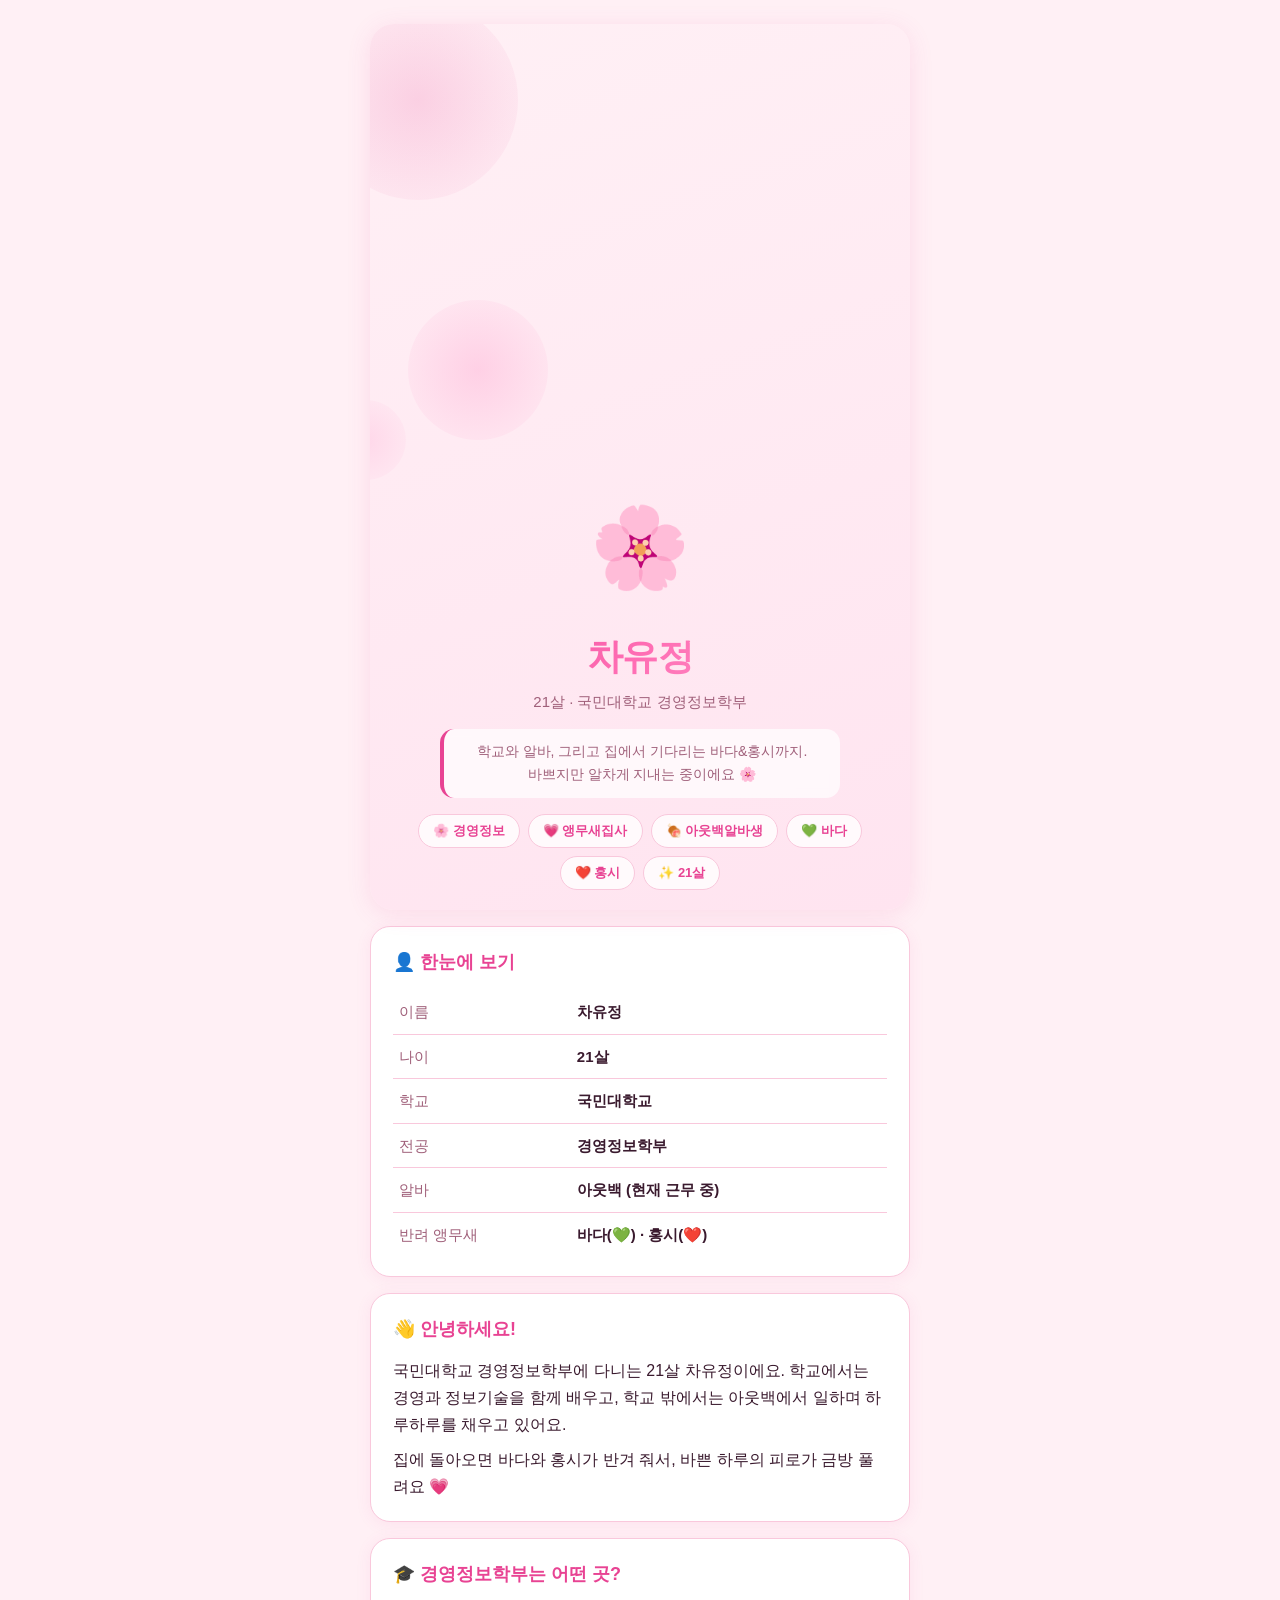
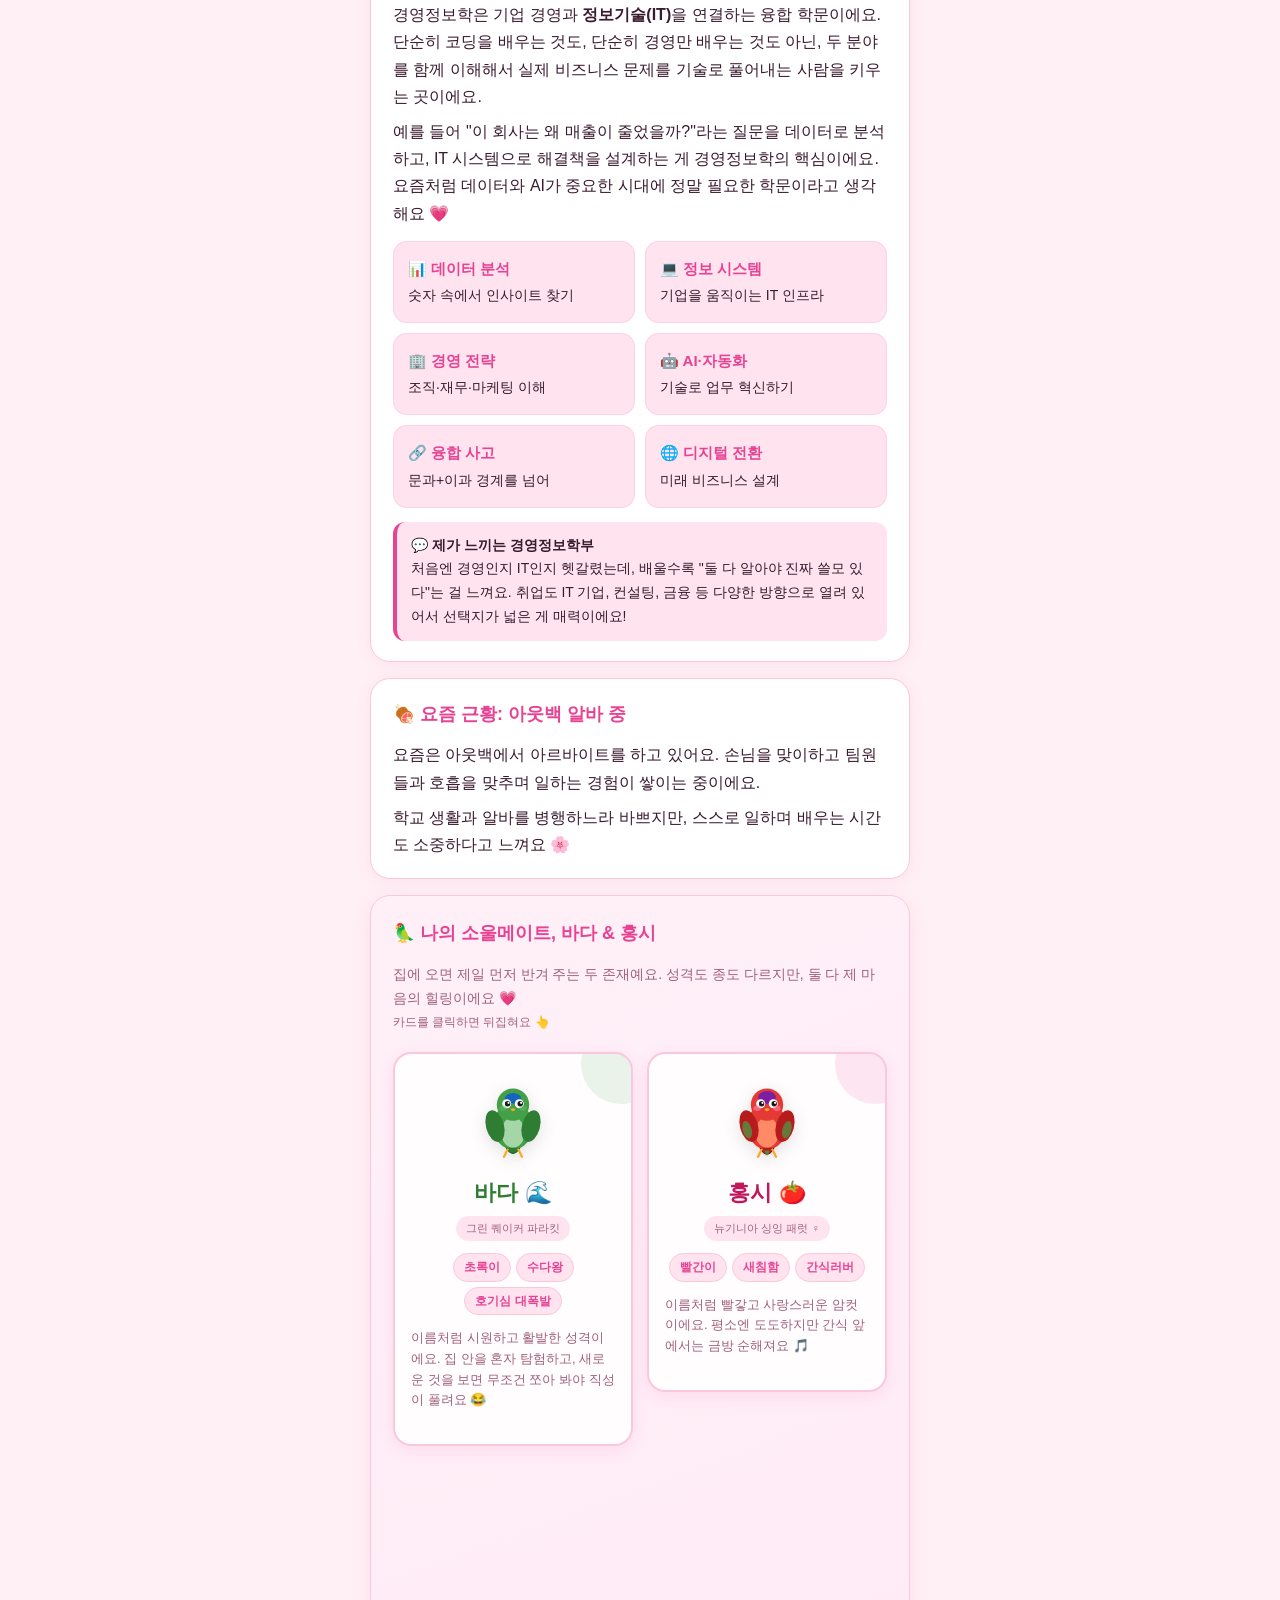
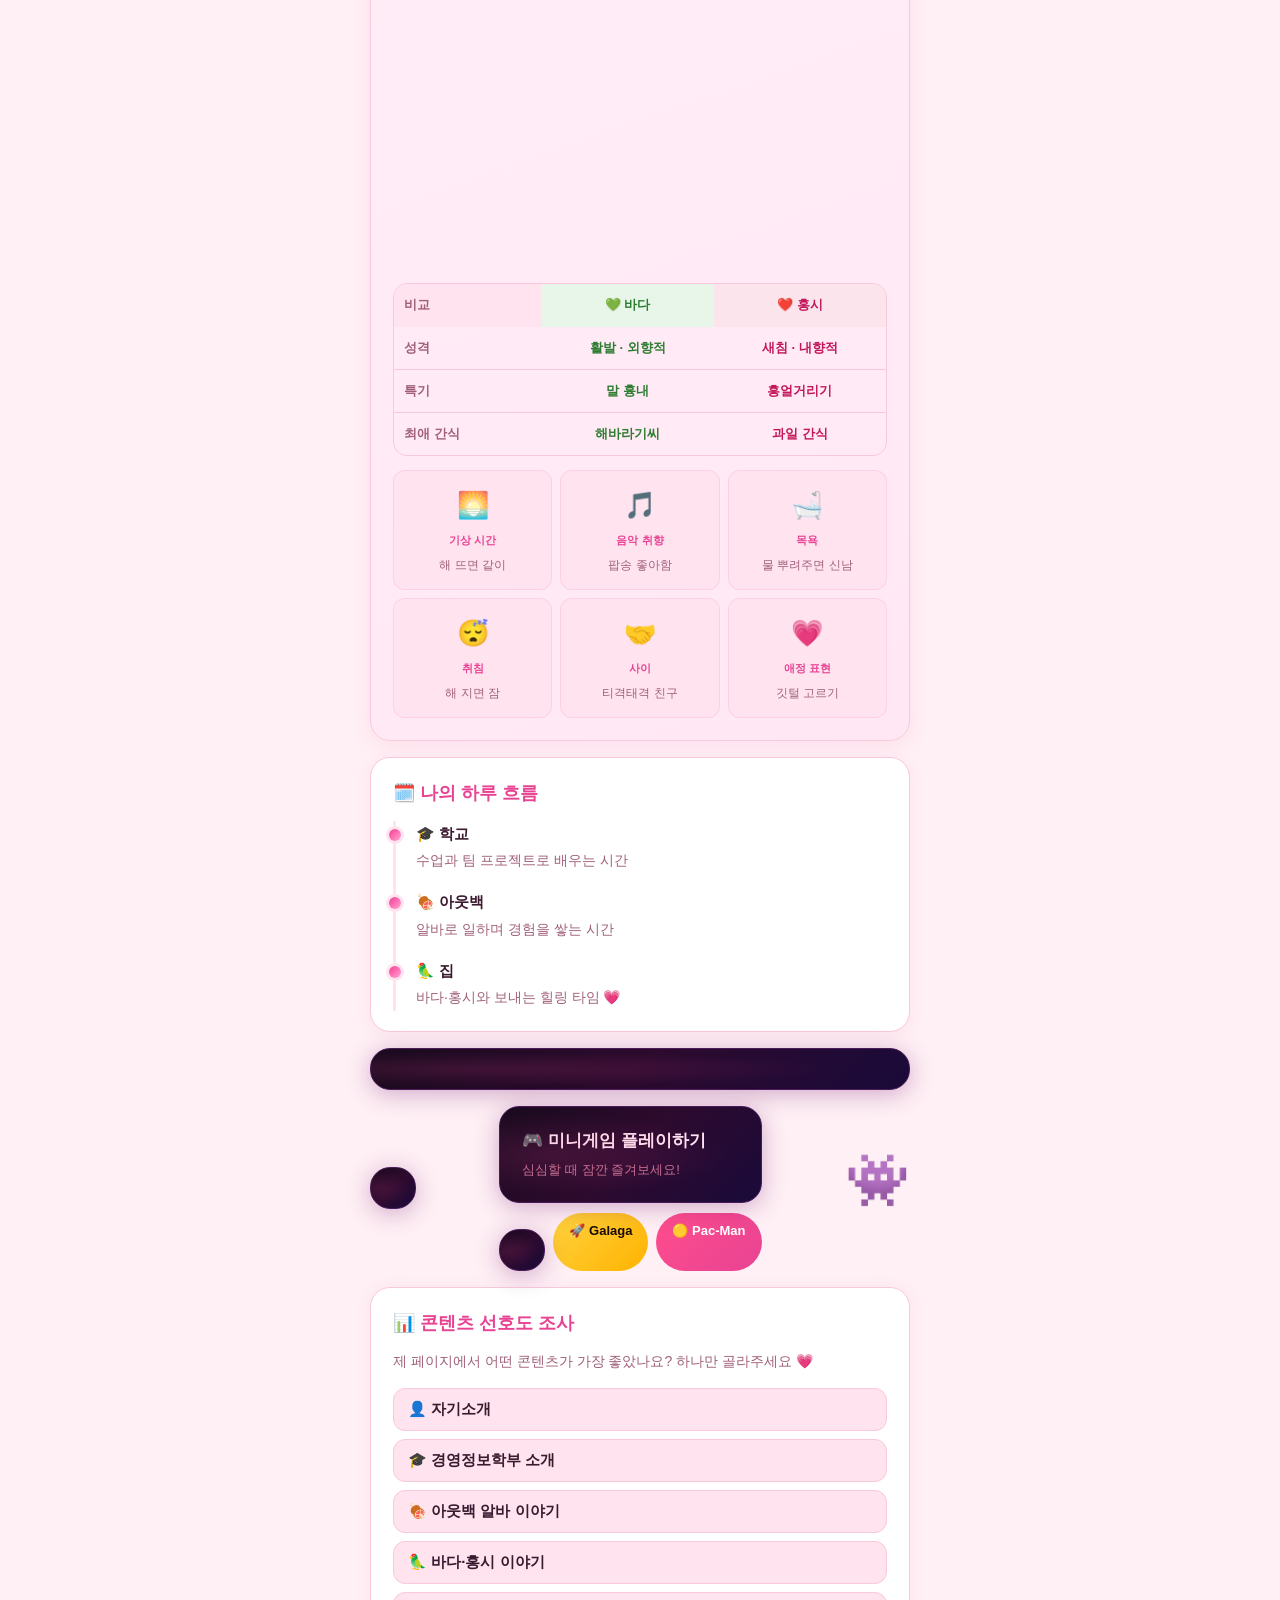
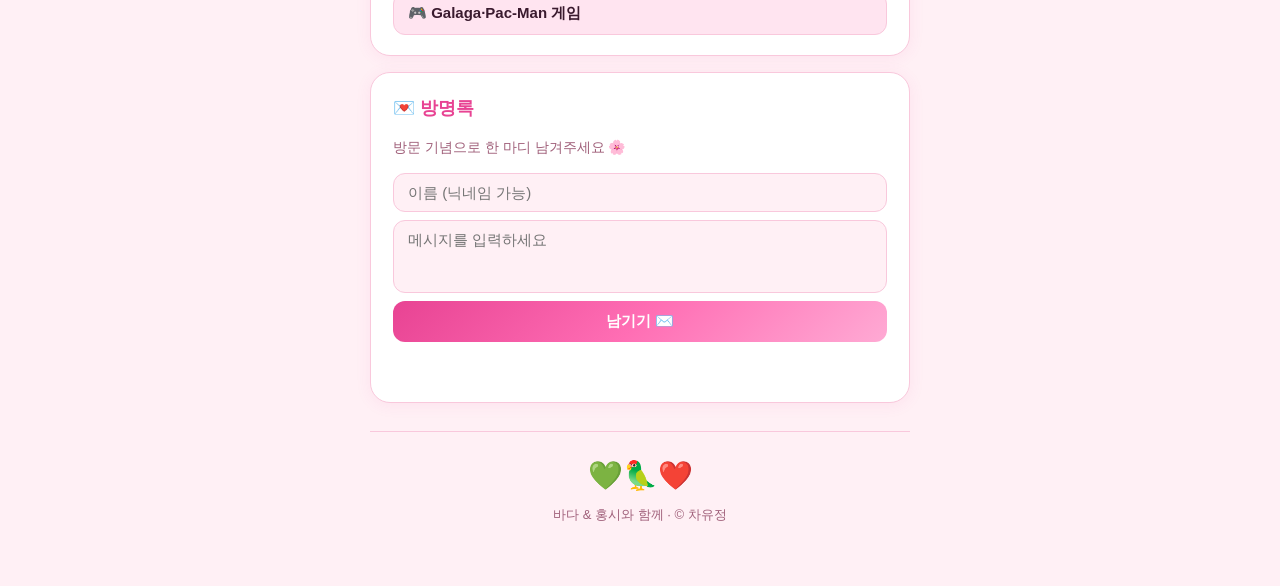
<file: index.html>
<!DOCTYPE html>
<html lang="ko">
<head>
<meta charset="utf-8">
<meta name="viewport" content="width=device-width, initial-scale=1, viewport-fit=cover">
<title>차유정 | 자기소개</title>
<meta name="description" content="국민대학교 경영정보학부 21살 차유정의 자기소개 페이지입니다. 아웃백 알바생이자 앵무새 바다·홍시의 집사로 바쁘고 알차게 지내고 있어요.">
<meta name="keywords" content="차유정, 국민대학교, 경영정보학부, 자기소개, 앵무새, 바다, 홍시, 대학생">
<link rel="canonical" href="https://uzznn.github.io/">
<meta property="og:type" content="profile">
<meta property="og:title" content="차유정 | 자기소개">
<meta property="og:description" content="국민대학교 경영정보학부 21살 차유정의 자기소개 페이지입니다.">
<meta property="og:url" content="https://uzznn.github.io/">
<meta property="og:locale" content="ko_KR">
<meta name="twitter:card" content="summary">
<meta name="twitter:title" content="차유정 | 자기소개">
<script type="application/ld+json">
{"@context":"https://schema.org","@type":"Person","name":"차유정","url":"https://uzznn.github.io","description":"국민대학교 경영정보학부 21살 대학생. 앵무새 바다·홍시의 집사.","alumniOf":{"@type":"CollegeOrUniversity","name":"국민대학교","department":"경영정보학부"}}
</script>
<style>
:root{
  --bg:#fff0f5;--card:#fff;--text:#3a1a2e;--sub:#a0607a;
  --accent:#e84393;--accent2:#ff6eb4;--chip:#ffe4f0;--line:#f9c8dc;
  --grad:linear-gradient(135deg,#e84393,#ff6eb4,#ffaad4);
  --grad2:linear-gradient(135deg,#ff6eb4,#ffb3d4);
}
@media(prefers-color-scheme:dark){:root:not([data-theme="light"]){
  --bg:#1e0a14;--card:#2a1020;--text:#ffe4f0;--sub:#c47090;
  --accent:#ff6eb4;--accent2:#ffaad4;--chip:#3a1428;--line:#5a2040;
}}
*{box-sizing:border-box}
html,body{margin:0;background:var(--bg);color:var(--text);
  font-family:"Pretendard","Apple SD Gothic Neo","Malgun Gothic",sans-serif;line-height:1.7}
body{display:flex;justify-content:center;padding:24px 16px 60px}
main{width:100%;max-width:540px}

/* ── 히어로 ── */
.hero{text-align:center;padding:36px 8px 20px;position:relative;overflow:hidden;border-radius:24px;
  background:linear-gradient(160deg,#fff0f5,#ffe4f0);margin-bottom:4px;
  box-shadow:0 4px 24px rgba(232,67,147,.12)}
.hero-bubble{position:absolute;border-radius:50%;pointer-events:none}
.hero-bubble:nth-child(1){width:200px;height:200px;background:radial-gradient(circle,rgba(232,67,147,.18),transparent);top:-60px;left:-60px;animation:drift 7s ease-in-out infinite}
.hero-bubble:nth-child(2){width:140px;height:140px;background:radial-gradient(circle,rgba(255,110,180,.22),transparent);bottom:-40px;right:-30px;animation:drift 9s ease-in-out infinite;animation-delay:-4s}
.hero-bubble:nth-child(3){width:80px;height:80px;background:radial-gradient(circle,rgba(255,170,212,.3),transparent);top:30%;right:10%;animation:drift 6s ease-in-out infinite;animation-delay:-2s}
@keyframes drift{0%,100%{transform:translate(0,0) scale(1)}50%{transform:translate(10px,-14px) scale(1.05)}}
.hero>*{position:relative;z-index:1}
.emoji{font-size:80px;display:inline-block;animation:bob 2.6s ease-in-out infinite;cursor:default}
@keyframes bob{0%,100%{transform:translateY(0) rotate(-4deg)}50%{transform:translateY(-12px) rotate(4deg)}}
h1{margin:10px 0 2px;font-size:36px;font-weight:900;
  background:var(--grad);-webkit-background-clip:text;background-clip:text;color:transparent;
  letter-spacing:-.02em}
.hero-sub{color:var(--sub);margin:0;font-size:15px}
.quote{margin:14px auto 0;max-width:400px;font-size:14px;color:var(--sub);
  background:rgba(255,255,255,.7);border-radius:14px;padding:11px 16px;
  border-left:4px solid var(--accent);backdrop-filter:blur(4px)}
.chips{display:flex;flex-wrap:wrap;gap:8px;margin-top:16px;justify-content:center}
.chip{background:rgba(255,255,255,.8);color:var(--accent);padding:5px 14px;border-radius:999px;
  font-size:13px;font-weight:700;border:1.5px solid var(--line);cursor:default;
  transition:background .15s,transform .15s,box-shadow .15s}
.chip:hover{background:var(--accent);color:#fff;transform:translateY(-3px);box-shadow:0 6px 16px rgba(232,67,147,.3)}

/* ── 카드 ── */
.card{background:var(--card);border-radius:20px;padding:20px 22px;margin-top:16px;
  box-shadow:0 2px 16px rgba(232,67,147,.08);border:1.5px solid var(--line);
  transition:box-shadow .25s,transform .25s}
.card:hover{box-shadow:0 8px 28px rgba(232,67,147,.18);transform:translateY(-3px)}
h2{margin:0 0 12px;font-size:18px;color:var(--accent);font-weight:800}
.card p{margin:0 0 8px}.card p:last-child{margin:0}
table{width:100%;border-collapse:collapse;font-size:15px}
td{padding:9px 6px;border-bottom:1px solid var(--line)}
tr:last-child td{border:0}
td:first-child{color:var(--sub);width:36%}td:last-child{font-weight:600}
.tl{list-style:none;margin:0;padding:0 0 0 20px;border-left:3px solid var(--chip)}
.tl li{position:relative;margin-bottom:16px}.tl li:last-child{margin:0}
.tl li::before{content:"";position:absolute;left:-27px;top:8px;width:12px;height:12px;
  border-radius:50%;background:var(--grad);box-shadow:0 0 0 3px var(--chip)}
.tl b{display:block;font-size:15px}.tl span{color:var(--sub);font-size:14px}
.grid{display:grid;grid-template-columns:1fr 1fr;gap:10px}
.mini{background:var(--chip);border-radius:14px;padding:14px;font-size:14px;
  border:1px solid rgba(232,67,147,.12);transition:background .15s,transform .15s}
.mini:hover{background:rgba(232,67,147,.12);transform:scale(1.02)}
.mini b{display:block;color:var(--accent);margin-bottom:3px;font-size:15px}

/* ════════════════════════════
   앵무새 섹션
════════════════════════════ */
.bird-section{background:linear-gradient(160deg,#fff0f8,#ffe8f4);border:1.5px solid var(--line);
  border-radius:20px;padding:22px;margin-top:16px;
  box-shadow:0 4px 20px rgba(232,67,147,.1)}
.bird-section h2{color:var(--accent);margin-bottom:6px}
.bird-section>.desc{color:var(--sub);font-size:14px;margin-bottom:18px}

.bird-cards{display:grid;grid-template-columns:1fr 1fr;gap:14px}

/* ── 카드 뒤집기 ── */
.bird-card-wrap{perspective:1000px;cursor:pointer}
.bird-card-inner{position:relative;width:100%;transition:transform .6s cubic-bezier(.4,.2,.2,1);transform-style:preserve-3d;min-height:380px}
.bird-card-wrap.flipped .bird-card-inner{transform:rotateY(180deg)}
.bird-front,.bird-back{position:absolute;width:100%;backface-visibility:hidden;-webkit-backface-visibility:hidden;border-radius:18px}
.bird-back{transform:rotateY(180deg);background:var(--chip);border:2px solid var(--line);padding:20px 16px;text-align:center;display:flex;flex-direction:column;align-items:center;justify-content:center;min-height:380px}

.bird-card{background:rgba(255,255,255,.85);border-radius:18px;padding:20px 16px;
  text-align:center;border:2px solid var(--line);
  box-shadow:0 4px 16px rgba(232,67,147,.1);
  transition:transform .25s,box-shadow .25s;position:relative;overflow:hidden}
.bird-card::before{content:"";position:absolute;top:-30px;right:-30px;
  width:80px;height:80px;border-radius:50%;opacity:.12}
.bird-card.bada::before{background:#4caf50}
.bird-card.hongsi::before{background:#e84393}
.bird-card:hover{transform:translateY(-6px) rotate(-1deg);box-shadow:0 12px 28px rgba(232,67,147,.22)}
.bird-card.hongsi:hover{transform:translateY(-6px) rotate(1deg)}

/* SVG 새 */
.bird-svg{width:90px;height:90px;margin:0 auto 10px;display:block;
  filter:drop-shadow(0 4px 8px rgba(0,0,0,.12));animation:birdFloat 3.5s ease-in-out infinite}
.bird-card.hongsi .bird-svg{animation-delay:-1.5s}
@keyframes birdFloat{0%,100%{transform:translateY(0)}50%{transform:translateY(-8px)}}

.bird-name{font-size:22px;font-weight:900;margin-bottom:2px}
.bird-card.bada .bird-name{color:#2e7d32}
.bird-card.hongsi .bird-name{color:#c2185b}
.bird-species{font-size:11px;color:var(--sub);margin-bottom:12px;
  background:var(--chip);border-radius:999px;padding:3px 10px;display:inline-block}
.bird-tags{display:flex;flex-wrap:wrap;gap:5px;justify-content:center;margin-bottom:12px}
.bird-tag{background:var(--chip);border-radius:999px;padding:3px 10px;font-size:12px;
  color:var(--accent);border:1px solid var(--line);font-weight:600}
.bird-desc{font-size:13px;color:var(--sub);line-height:1.6;text-align:left}

/* 앵무새 특징 비교 */
.bird-compare{margin-top:16px;border-radius:14px;overflow:hidden;border:1.5px solid var(--line)}
.bird-compare table{margin:0;font-size:13px}
.bird-compare td{padding:10px 12px;border-bottom:1px solid var(--line)}
.bird-compare tr:last-child td{border:0}
.bird-compare .label{color:var(--sub);font-weight:700;width:30%}
.bird-compare .bada-val{color:#2e7d32;font-weight:600;text-align:center}
.bird-compare .hongsi-val{color:#c2185b;font-weight:600;text-align:center}
.bird-compare th{background:var(--chip);padding:10px 12px;font-weight:800;
  font-size:12px;text-align:center}
.bird-compare th.bada-h{color:#2e7d32}.bird-compare th.hongsi-h{color:#c2185b}

/* 앵무새 갤러리 감성 그리드 */
.bird-facts{display:grid;grid-template-columns:repeat(3,1fr);gap:8px;margin-top:14px}
.bird-fact{background:var(--chip);border-radius:12px;padding:12px 8px;text-align:center;
  border:1px solid rgba(232,67,147,.12);transition:transform .2s}
.bird-fact:hover{transform:scale(1.04)}
.bird-fact-icon{font-size:26px;display:block;margin-bottom:4px}
.bird-fact-label{font-size:11px;color:var(--accent);font-weight:700;display:block}
.bird-fact-val{font-size:12px;color:var(--sub)}

/* ── 게임 배너 ── */
.game-banner{background:linear-gradient(135deg,#1a0a1e,#2d0a2e,#1a0a3a);border-radius:20px;
  padding:20px 22px;margin-top:16px;border:1px solid #4a1a5a;
  display:block;text-decoration:none;
  box-shadow:0 4px 24px rgba(100,0,100,.3);
  transition:transform .2s,box-shadow .2s;position:relative;overflow:hidden}
.game-banner::before{content:"";position:absolute;inset:0;
  background:radial-gradient(ellipse at 20% 50%,rgba(232,67,147,.15),transparent 60%)}
.game-banner:hover{transform:translateY(-3px);box-shadow:0 10px 32px rgba(100,0,100,.4)}
.game-banner-inner{display:flex;align-items:center;justify-content:space-between;gap:12px;position:relative;z-index:1}
.game-banner h3{margin:0 0 4px;color:#ffe4f0;font-size:17px}
.game-banner p{margin:0;font-size:13px;color:#c47090}
.game-btns{display:flex;gap:8px;margin-top:10px;flex-wrap:wrap}
.game-btn{padding:7px 16px;border-radius:999px;font-size:13px;font-weight:700;
  text-decoration:none;transition:transform .15s,box-shadow .15s;border:none}
.game-btn:hover{transform:translateY(-2px);box-shadow:0 4px 12px rgba(0,0,0,.3)}
.game-btn.galaga{background:linear-gradient(135deg,#ffd23f,#ffb300);color:#1a0a00}
.game-btn.pacman{background:linear-gradient(135deg,#ff4d8d,#e84393);color:#fff}
.game-icon{font-size:52px;animation:bob 2.2s ease-in-out infinite;flex-shrink:0}

/* ── 투표 ── */
.vote-btn{width:100%;padding:11px 14px;border-radius:12px;border:1.5px solid var(--line);
  background:var(--chip);color:var(--text);font-size:15px;font-weight:600;
  cursor:pointer;text-align:left;transition:all .15s;font-family:inherit}
.vote-btn:hover{background:var(--accent);color:#fff;border-color:var(--accent);transform:translateX(5px)}
.bar-wrap{margin:6px 0}
.bar-label{display:flex;justify-content:space-between;font-size:14px;margin-bottom:3px}
.bar-track{background:var(--line);border-radius:999px;height:10px;overflow:hidden}
.bar-fill{height:100%;background:var(--grad);border-radius:999px;transition:width .6s cubic-bezier(.2,.8,.2,1)}

footer{text-align:center;color:var(--sub);font-size:13px;margin-top:28px;padding-top:20px;
  border-top:1.5px solid var(--line)}
.footer-birds{font-size:28px;display:block;margin-bottom:4px;animation:bob 3s ease-in-out infinite}
</style>
</head>
<body>
<main>

<!-- ── 히어로 ── -->
<section class="hero">
  <div class="hero-bubble"></div>
  <div class="hero-bubble"></div>
  <div class="hero-bubble"></div>
  <div class="emoji">🌸</div>
  <h1>차유정</h1>
  <p class="hero-sub">21살 · 국민대학교 경영정보학부</p>
  <p class="quote">학교와 알바, 그리고 집에서 기다리는 바다&홍시까지.<br>바쁘지만 알차게 지내는 중이에요 🌸</p>
  <div class="chips">
    <span class="chip" onclick="document.getElementById('intro').scrollIntoView({behavior:'smooth'})">🌸 경영정보</span>
    <span class="chip" onclick="document.getElementById('bird-section').scrollIntoView({behavior:'smooth'})">💗 앵무새집사</span>
    <span class="chip" onclick="document.getElementById('outback').scrollIntoView({behavior:'smooth'})">🍖 아웃백알바생</span>
    <span class="chip" onclick="document.getElementById('bird-section').scrollIntoView({behavior:'smooth'})">💚 바다</span>
    <span class="chip" onclick="document.getElementById('bird-section').scrollIntoView({behavior:'smooth'})">❤️ 홍시</span>
    <span class="chip" onclick="document.getElementById('game-banner').scrollIntoView({behavior:'smooth'})">✨ 21살</span>
  </div>
</section>

<!-- ── 한눈에 보기 ── -->
<section class="card">
  <h2>👤 한눈에 보기</h2>
  <table>
    <tr><td>이름</td><td>차유정</td></tr>
    <tr><td>나이</td><td>21살</td></tr>
    <tr><td>학교</td><td>국민대학교</td></tr>
    <tr><td>전공</td><td>경영정보학부</td></tr>
    <tr><td>알바</td><td>아웃백 (현재 근무 중)</td></tr>
    <tr><td>반려 앵무새</td><td>바다(💚) · 홍시(❤️)</td></tr>
  </table>
</section>

<!-- ── 안녕하세요 ── -->
<section class="card" id="intro">
  <h2>👋 안녕하세요!</h2>
  <p>국민대학교 경영정보학부에 다니는 21살 차유정이에요. 학교에서는 경영과 정보기술을 함께 배우고, 학교 밖에서는 아웃백에서 일하며 하루하루를 채우고 있어요.</p>
  <p>집에 돌아오면 바다와 홍시가 반겨 줘서, 바쁜 하루의 피로가 금방 풀려요 💗</p>
</section>

<!-- ── 경영정보학부 ── -->
<section class="card">
  <h2>🎓 경영정보학부는 어떤 곳?</h2>
  <p>경영정보학은 <b></b>기업 경영</b>과 <b>정보기술(IT)</b>을 연결하는 융합 학문이에요. 단순히 코딩을 배우는 것도, 단순히 경영만 배우는 것도 아닌, 두 분야를 함께 이해해서 실제 비즈니스 문제를 기술로 풀어내는 사람을 키우는 곳이에요.</p>
  <p>예를 들어 "이 회사는 왜 매출이 줄었을까?"라는 질문을 데이터로 분석하고, IT 시스템으로 해결책을 설계하는 게 경영정보학의 핵심이에요. 요즘처럼 데이터와 AI가 중요한 시대에 정말 필요한 학문이라고 생각해요 💗</p>
  <div class="grid" style="margin-top:14px">
    <div class="mini"><b>📊 데이터 분석</b>숫자 속에서 인사이트 찾기</div>
    <div class="mini"><b>💻 정보 시스템</b>기업을 움직이는 IT 인프라</div>
    <div class="mini"><b>🏢 경영 전략</b>조직·재무·마케팅 이해</div>
    <div class="mini"><b>🤖 AI·자동화</b>기술로 업무 혁신하기</div>
    <div class="mini"><b>🔗 융합 사고</b>문과+이과 경계를 넘어</div>
    <div class="mini"><b>🌐 디지털 전환</b>미래 비즈니스 설계</div>
  </div>
  <p style="margin-top:14px;padding:12px 14px;background:var(--chip);border-radius:12px;font-size:14px;border-left:4px solid var(--accent)">
    💬 <b>제가 느끼는 경영정보학부</b><br>
    처음엔 경영인지 IT인지 헷갈렸는데, 배울수록 "둘 다 알아야 진짜 쓸모 있다"는 걸 느껴요. 취업도 IT 기업, 컨설팅, 금융 등 다양한 방향으로 열려 있어서 선택지가 넓은 게 매력이에요!
  </p>
</section>

<!-- ── 아웃백 ── -->
<section class="card" id="outback">
  <h2>🍖 요즘 근황: 아웃백 알바 중</h2>
  <p>요즘은 아웃백에서 아르바이트를 하고 있어요. 손님을 맞이하고 팀원들과 호흡을 맞추며 일하는 경험이 쌓이는 중이에요.</p>
  <p>학교 생활과 알바를 병행하느라 바쁘지만, 스스로 일하며 배우는 시간도 소중하다고 느껴요 🌸</p>
</section>

<!-- ══════════════════════════
     앵무새 섹션
══════════════════════════ -->
<div class="bird-section" id="bird-section">
  <h2>🦜 나의 소울메이트, 바다 & 홍시</h2>
  <p class="desc">집에 오면 제일 먼저 반겨 주는 두 존재예요. 성격도 종도 다르지만, 둘 다 제 마음의 힐링이에요 💗<br><small style="color:var(--sub)">카드를 클릭하면 뒤집혀요 👆</small></p>

  <div class="bird-cards">
    <!-- 바다 -->
    <div class="bird-card-wrap" onclick="this.classList.toggle('flipped')">
      <div class="bird-card-inner">
        <!-- 앞면 -->
        <div class="bird-card bada bird-front">
          <svg class="bird-svg" viewBox="0 0 100 100" xmlns="http://www.w3.org/2000/svg">
            <ellipse cx="50" cy="58" rx="22" ry="26" fill="#43a047"/>
            <ellipse cx="50" cy="65" rx="13" ry="17" fill="#a5d6a7"/>
            <ellipse cx="30" cy="58" rx="10" ry="18" fill="#2e7d32" transform="rotate(-15 30 58)"/>
            <ellipse cx="70" cy="58" rx="10" ry="18" fill="#2e7d32" transform="rotate(15 70 58)"/>
            <circle cx="50" cy="34" r="18" fill="#43a047"/>
            <ellipse cx="50" cy="27" rx="9" ry="6" fill="#1565c0"/>
            <circle cx="43" cy="33" r="5" fill="white"/><circle cx="57" cy="33" r="5" fill="white"/>
            <circle cx="44" cy="33" r="3" fill="#1a1a1a"/><circle cx="58" cy="33" r="3" fill="#1a1a1a"/>
            <circle cx="45" cy="32" r="1.2" fill="white"/><circle cx="59" cy="32" r="1.2" fill="white"/>
            <path d="M47 39 Q50 44 53 39 Q50 37 47 39Z" fill="#f9a825"/>
            <ellipse cx="39" cy="38" rx="4" ry="3" fill="#66bb6a" opacity=".5"/>
            <ellipse cx="61" cy="38" rx="4" ry="3" fill="#66bb6a" opacity=".5"/>
            <path d="M42 82 Q50 95 58 82" fill="#2e7d32" stroke="#1b5e20" stroke-width="1"/>
            <line x1="44" y1="84" x2="40" y2="92" stroke="#f9a825" stroke-width="2.5" stroke-linecap="round"/>
            <line x1="56" y1="84" x2="60" y2="92" stroke="#f9a825" stroke-width="2.5" stroke-linecap="round"/>
          </svg>
          <div class="bird-name">바다 🌊</div>
          <div class="bird-species">그린 퀘이커 파라킷</div>
          <div class="bird-tags">
            <span class="bird-tag">초록이</span><span class="bird-tag">수다왕</span><span class="bird-tag">호기심 대폭발</span>
          </div>
          <p class="bird-desc">이름처럼 시원하고 활발한 성격이에요. 집 안을 혼자 탐험하고, 새로운 것을 보면 무조건 쪼아 봐야 직성이 풀려요 😂</p>
        </div>
        <!-- 뒷면 -->
        <div class="bird-card bada bird-back">
          <img src="images/bada.jpg" alt="바다 사진" style="width:100%;height:220px;object-fit:cover;border-radius:14px;margin-bottom:12px">
          <div class="bird-name">바다 🌊</div>
          <div class="bird-species" style="margin-top:4px">그린 퀘이커 파라킷</div>
          <p style="font-size:13px;color:var(--sub);margin-top:8px">핑크 리본을 달고 있는 우리 바다예요 💚</p>
        </div>
      </div>
    </div>

    <!-- 홍시 -->
    <div class="bird-card-wrap" onclick="this.classList.toggle('flipped')">
      <div class="bird-card-inner">
        <!-- 앞면 -->
        <div class="bird-card hongsi bird-front">
          <svg class="bird-svg" viewBox="0 0 100 100" xmlns="http://www.w3.org/2000/svg">
            <ellipse cx="50" cy="58" rx="22" ry="26" fill="#e53935"/>
            <ellipse cx="50" cy="65" rx="13" ry="17" fill="#ff8a65"/>
            <ellipse cx="30" cy="58" rx="10" ry="18" fill="#b71c1c" transform="rotate(-15 30 58)"/>
            <ellipse cx="70" cy="58" rx="10" ry="18" fill="#b71c1c" transform="rotate(15 70 58)"/>
            <ellipse cx="28" cy="62" rx="5" ry="10" fill="#43a047" opacity=".7" transform="rotate(-15 28 62)"/>
            <ellipse cx="72" cy="62" rx="5" ry="10" fill="#43a047" opacity=".7" transform="rotate(15 72 62)"/>
            <circle cx="50" cy="34" r="18" fill="#e53935"/>
            <ellipse cx="50" cy="26" rx="10" ry="7" fill="#7b1fa2"/>
            <circle cx="43" cy="33" r="5" fill="white"/><circle cx="57" cy="33" r="5" fill="white"/>
            <circle cx="44" cy="33" r="3" fill="#1a1a1a"/><circle cx="58" cy="33" r="3" fill="#1a1a1a"/>
            <circle cx="45" cy="32" r="1.2" fill="white"/><circle cx="59" cy="32" r="1.2" fill="white"/>
            <path d="M47 39 Q50 44 53 39 Q50 37 47 39Z" fill="#f9a825"/>
            <ellipse cx="39" cy="38" rx="4" ry="3" fill="#ff80ab" opacity=".6"/>
            <ellipse cx="61" cy="38" rx="4" ry="3" fill="#ff80ab" opacity=".6"/>
            <path d="M42 82 Q50 97 58 82" fill="#b71c1c" stroke="#7f0000" stroke-width="1"/>
            <path d="M47 85 Q50 96 53 85" fill="#43a047" opacity=".8"/>
            <line x1="44" y1="84" x2="40" y2="92" stroke="#f9a825" stroke-width="2.5" stroke-linecap="round"/>
            <line x1="56" y1="84" x2="60" y2="92" stroke="#f9a825" stroke-width="2.5" stroke-linecap="round"/>
          </svg>
          <div class="bird-name">홍시 🍅</div>
          <div class="bird-species">뉴기니아 싱잉 패럿 ♀</div>
          <div class="bird-tags">
            <span class="bird-tag">빨간이</span><span class="bird-tag">새침함</span><span class="bird-tag">간식러버</span>
          </div>
          <p class="bird-desc">이름처럼 빨갛고 사랑스러운 암컷이에요. 평소엔 도도하지만 간식 앞에서는 금방 순해져요 🎵</p>
        </div>
        <!-- 뒷면 -->
        <div class="bird-card hongsi bird-back">
          <img src="images/hongsi.jpg" alt="홍시 사진" style="width:100%;height:220px;object-fit:cover;border-radius:14px;margin-bottom:12px">
          <div class="bird-name">홍시 🍅</div>
          <div class="bird-species" style="margin-top:4px">뉴기니아 싱잉 패럿 ♀</div>
          <p style="font-size:13px;color:var(--sub);margin-top:8px">새빨갛고 사랑스러운 우리 홍시예요 ❤️</p>
        </div>
      </div>
    </div>
  </div>

  <!-- 비교 테이블 -->
  <div class="bird-compare" style="margin-top:16px">
    <table style="width:100%;margin:0">
      <tr>
        <th style="background:var(--chip);padding:10px;font-size:13px;text-align:left;color:var(--sub)">비교</th>
        <th class="bada-h" style="background:#e8f5e9;padding:10px;font-size:13px">💚 바다</th>
        <th class="hongsi-h" style="background:#fce4ec;padding:10px;font-size:13px">❤️ 홍시</th>
      </tr>
      <tr>
        <td class="label" style="padding:10px;color:var(--sub);font-size:13px;font-weight:700">성격</td>
        <td class="bada-val" style="padding:10px;color:#2e7d32;font-size:13px;text-align:center;font-weight:600">활발 · 외향적</td>
        <td class="hongsi-val" style="padding:10px;color:#c2185b;font-size:13px;text-align:center;font-weight:600">새침 · 내향적</td>
      </tr>
      <tr>
        <td class="label" style="padding:10px;color:var(--sub);font-size:13px;font-weight:700;border-bottom:1px solid var(--line)">특기</td>
        <td class="bada-val" style="padding:10px;color:#2e7d32;font-size:13px;text-align:center;font-weight:600;border-bottom:1px solid var(--line)">말 흉내</td>
        <td class="hongsi-val" style="padding:10px;color:#c2185b;font-size:13px;text-align:center;font-weight:600;border-bottom:1px solid var(--line)">흥얼거리기</td>
      </tr>
      <tr>
        <td class="label" style="padding:10px;color:var(--sub);font-size:13px;font-weight:700">최애 간식</td>
        <td class="bada-val" style="padding:10px;color:#2e7d32;font-size:13px;text-align:center;font-weight:600">해바라기씨</td>
        <td class="hongsi-val" style="padding:10px;color:#c2185b;font-size:13px;text-align:center;font-weight:600">과일 간식</td>
      </tr>
    </table>
  </div>

  <!-- 앵무새 생활 팩트 -->
  <div class="bird-facts">
    <div class="bird-fact"><span class="bird-fact-icon">🌅</span><span class="bird-fact-label">기상 시간</span><span class="bird-fact-val">해 뜨면 같이</span></div>
    <div class="bird-fact"><span class="bird-fact-icon">🎵</span><span class="bird-fact-label">음악 취향</span><span class="bird-fact-val">팝송 좋아함</span></div>
    <div class="bird-fact"><span class="bird-fact-icon">🛁</span><span class="bird-fact-label">목욕</span><span class="bird-fact-val">물 뿌려주면 신남</span></div>
    <div class="bird-fact"><span class="bird-fact-icon">😴</span><span class="bird-fact-label">취침</span><span class="bird-fact-val">해 지면 잠</span></div>
    <div class="bird-fact"><span class="bird-fact-icon">🤝</span><span class="bird-fact-label">사이</span><span class="bird-fact-val">티격태격 친구</span></div>
    <div class="bird-fact"><span class="bird-fact-icon">💗</span><span class="bird-fact-label">애정 표현</span><span class="bird-fact-val">깃털 고르기</span></div>
  </div>
</div>

<!-- ── 하루 흐름 ── -->
<section class="card">
  <h2>🗓️ 나의 하루 흐름</h2>
  <ul class="tl">
    <li><b>🎓 학교</b><span>수업과 팀 프로젝트로 배우는 시간</span></li>
    <li><b>🍖 아웃백</b><span>알바로 일하며 경험을 쌓는 시간</span></li>
    <li><b>🦜 집</b><span>바다·홍시와 보내는 힐링 타임 💗</span></li>
  </ul>
</section>

<!-- ── 게임 배너 ── -->
<a class="game-banner" href="pacman/" id="game-banner">
  <div class="game-banner-inner">
    <div>
      <h3>🎮 미니게임 플레이하기</h3>
      <p>심심할 때 잠깐 즐겨보세요!</p>
      <div class="game-btns">
        <a class="game-btn galaga" href="galaga-index.html">🚀 Galaga</a>
        <a class="game-btn pacman" href="pacman/">🟡 Pac-Man</a>
      </div>
    </div>
    <div class="game-icon">👾</div>
  </div>
</a>

<!-- ── 콘텐츠 선호도 조사 ── -->
<section class="card" id="survey-section">
  <h2>📊 콘텐츠 선호도 조사</h2>
  <p style="color:var(--sub);font-size:14px;margin-bottom:14px">제 페이지에서 어떤 콘텐츠가 가장 좋았나요? 하나만 골라주세요 💗</p>
  <div id="survey-opts" style="display:grid;gap:8px">
    <button class="vote-btn" data-topic="자기소개">👤 자기소개</button>
    <button class="vote-btn" data-topic="경영정보학부">🎓 경영정보학부 소개</button>
    <button class="vote-btn" data-topic="아웃백알바">🍖 아웃백 알바 이야기</button>
    <button class="vote-btn" data-topic="앵무새">🦜 바다·홍시 이야기</button>
    <button class="vote-btn" data-topic="게임">🎮 Galaga·Pac-Man 게임</button>
  </div>
  <div id="survey-result" style="display:none;margin-top:16px"></div>
</section>

<!-- ── 방명록 ── -->
<section class="card" id="guestbook-section">
  <h2>💌 방명록</h2>
  <p style="color:var(--sub);font-size:14px;margin-bottom:14px">방문 기념으로 한 마디 남겨주세요 🌸</p>
  <div style="display:grid;gap:8px;margin-bottom:14px">
    <input id="gb-name" type="text" placeholder="이름 (닉네임 가능)" maxlength="20"
      style="padding:10px 14px;border-radius:12px;border:1.5px solid var(--line);background:var(--bg);color:var(--text);font-size:15px;font-family:inherit;outline:none">
    <textarea id="gb-msg" placeholder="메시지를 입력하세요" maxlength="200" rows="3"
      style="padding:10px 14px;border-radius:12px;border:1.5px solid var(--line);background:var(--bg);color:var(--text);font-size:15px;font-family:inherit;outline:none;resize:none"></textarea>
    <button id="gb-submit"
      style="padding:11px;border-radius:12px;border:none;background:var(--grad);color:#fff;font-size:15px;font-weight:700;cursor:pointer;font-family:inherit">
      남기기 ✉️
    </button>
    <p id="gb-status" style="font-size:13px;color:var(--accent);margin:0;min-height:18px"></p>
  </div>
  <div id="gb-list" style="display:grid;gap:10px"></div>
</section>

<footer>
  <span class="footer-birds">💚🦜❤️</span>
  바다 & 홍시와 함께 · © 차유정
</footer>
</main>

<script>
(async () => {
  const SUPA_URL = 'https://ixubwvjarrwuvyndzupg.supabase.co';
  const SUPA_KEY = 'sb_publishable_Njo1vuU_aIdFpKS4hi1h7w_-KCq_ZOa';
  const H = {'Content-Type':'application/json','apikey':SUPA_KEY,'Authorization':'Bearer '+SUPA_KEY};

  /* ── 선호도 ── */
  const TOPICS=['자기소개','경영정보학부','아웃백알바','앵무새','게임'];
  const LABELS={'자기소개':'👤 자기소개','경영정보학부':'🎓 경영정보학부 소개','아웃백알바':'🍖 아웃백 알바 이야기','앵무새':'🦜 바다·홍시 이야기','게임':'🎮 Galaga·Pac-Man 게임'};
  async function fetchResult(){
    const rows=await fetch(`${SUPA_URL}/rest/v1/survey?select=topic`,{headers:H}).then(r=>r.json());
    const c=Object.fromEntries(TOPICS.map(t=>[t,0]));
    rows.forEach(r=>{if(c[r.topic]!==undefined)c[r.topic]++;});
    return c;
  }
  async function showResult(voted){
    const c=await fetchResult();
    const total=Object.values(c).reduce((a,b)=>a+b,0)||1;
    const el=document.getElementById('survey-result');
    el.style.display='block';
    el.innerHTML=`<p style="font-weight:700;margin:0 0 10px">📈 현재 결과 (총 ${total}표)</p>
      ${TOPICS.map(t=>`<div class="bar-wrap">
        <div class="bar-label"><span>${LABELS[t]}</span><span>${c[t]}표 (${Math.round(c[t]/total*100)}%)</span></div>
        <div class="bar-track"><div class="bar-fill" style="width:${Math.round(c[t]/total*100)}%"></div></div>
      </div>`).join('')}
      ${voted?'<p style="margin-top:10px;font-size:14px;color:var(--accent);font-weight:700">✅ 투표해 주셔서 감사해요!</p>':''}
      <button id="retry-btn" style="margin-top:10px;background:none;border:none;color:var(--sub);font-size:13px;cursor:pointer;text-decoration:underline">다시 투표하기</button>`;
    document.getElementById('retry-btn').onclick=()=>{
      localStorage.removeItem('survey_voted');
      document.getElementById('survey-opts').style.display='grid';
      el.style.display='none';
    };
  }
  if(localStorage.getItem('survey_voted')){document.getElementById('survey-opts').style.display='none';showResult(false);}
  document.querySelectorAll('.vote-btn').forEach(btn=>{
    btn.addEventListener('click',async()=>{
      document.querySelectorAll('.vote-btn').forEach(b=>b.disabled=true);
      await fetch(`${SUPA_URL}/rest/v1/survey`,{method:'POST',headers:{...H,'Prefer':'return=minimal'},body:JSON.stringify({topic:btn.dataset.topic})});
      localStorage.setItem('survey_voted','1');
      document.getElementById('survey-opts').style.display='none';
      showResult(true);
    });
  });

  /* ── 방명록 ── */
  async function loadMessages(){
    const rows=await fetch(`${SUPA_URL}/rest/v1/guestbook?select=*&order=created_at.desc&limit=20`,{headers:H}).then(r=>r.json());
    const list=document.getElementById('gb-list');
    if(!Array.isArray(rows)||rows.length===0){list.innerHTML='<p style="color:var(--sub);font-size:14px;text-align:center">아직 방명록이 없어요. 첫 번째로 남겨보세요!</p>';return;}
    list.innerHTML=rows.map(r=>{
      const date=new Date(r.created_at).toLocaleDateString('ko-KR',{month:'long',day:'numeric',hour:'2-digit',minute:'2-digit'});
      return `<div style="background:var(--chip);border-radius:12px;padding:12px 14px;border:1px solid var(--line)">
        <div style="display:flex;justify-content:space-between;margin-bottom:4px">
          <span style="font-weight:700;color:var(--accent)">${r.name}</span>
          <span style="font-size:12px;color:var(--sub)">${date}</span>
        </div>
        <p style="margin:0;font-size:14px">${r.message.replace(/</g,'&lt;')}</p>
      </div>`;
    }).join('');
  }
  document.getElementById('gb-submit').addEventListener('click',async()=>{
    const name=document.getElementById('gb-name').value.trim();
    const msg=document.getElementById('gb-msg').value.trim();
    const status=document.getElementById('gb-status');
    if(!name){status.textContent='⚠️ 이름을 입력해주세요';return;}
    if(!msg){status.textContent='⚠️ 메시지를 입력해주세요';return;}
    document.getElementById('gb-submit').disabled=true;
    status.textContent='저장 중...';
    const res=await fetch(`${SUPA_URL}/rest/v1/guestbook`,{method:'POST',headers:{...H,'Prefer':'return=minimal'},body:JSON.stringify({name,message:msg})});
    if(res.ok){
      document.getElementById('gb-name').value='';document.getElementById('gb-msg').value='';
      status.textContent='✅ 방명록이 등록됐어요!';
      await loadMessages();setTimeout(()=>{status.textContent='';},3000);
    }else{status.textContent='❌ 저장에 실패했어요.';}
    document.getElementById('gb-submit').disabled=false;
  });
  loadMessages();
})();
</script>
</body>
</html>
</file>
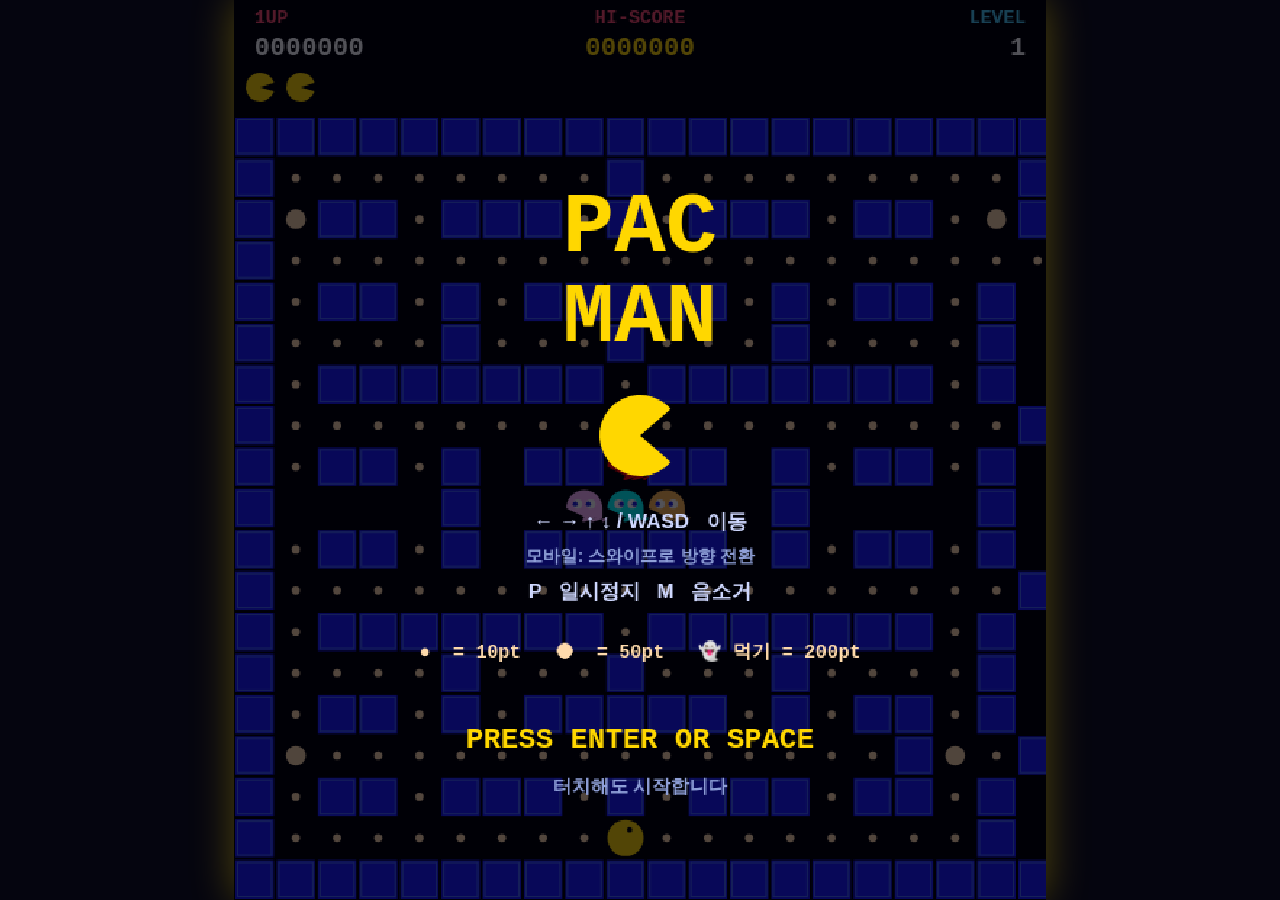
<file: pacman/index.html>
<!DOCTYPE html>
<html lang="ko">
<head>
<meta charset="UTF-8">
<meta name="viewport" content="width=device-width, initial-scale=1, user-scalable=no">
<title>PAC-MAN</title>
<link rel="stylesheet" href="style.css">
</head>
<body>
<canvas id="game" tabindex="0"></canvas>
<script src="game.js"></script>
</body>
</html>
</file>
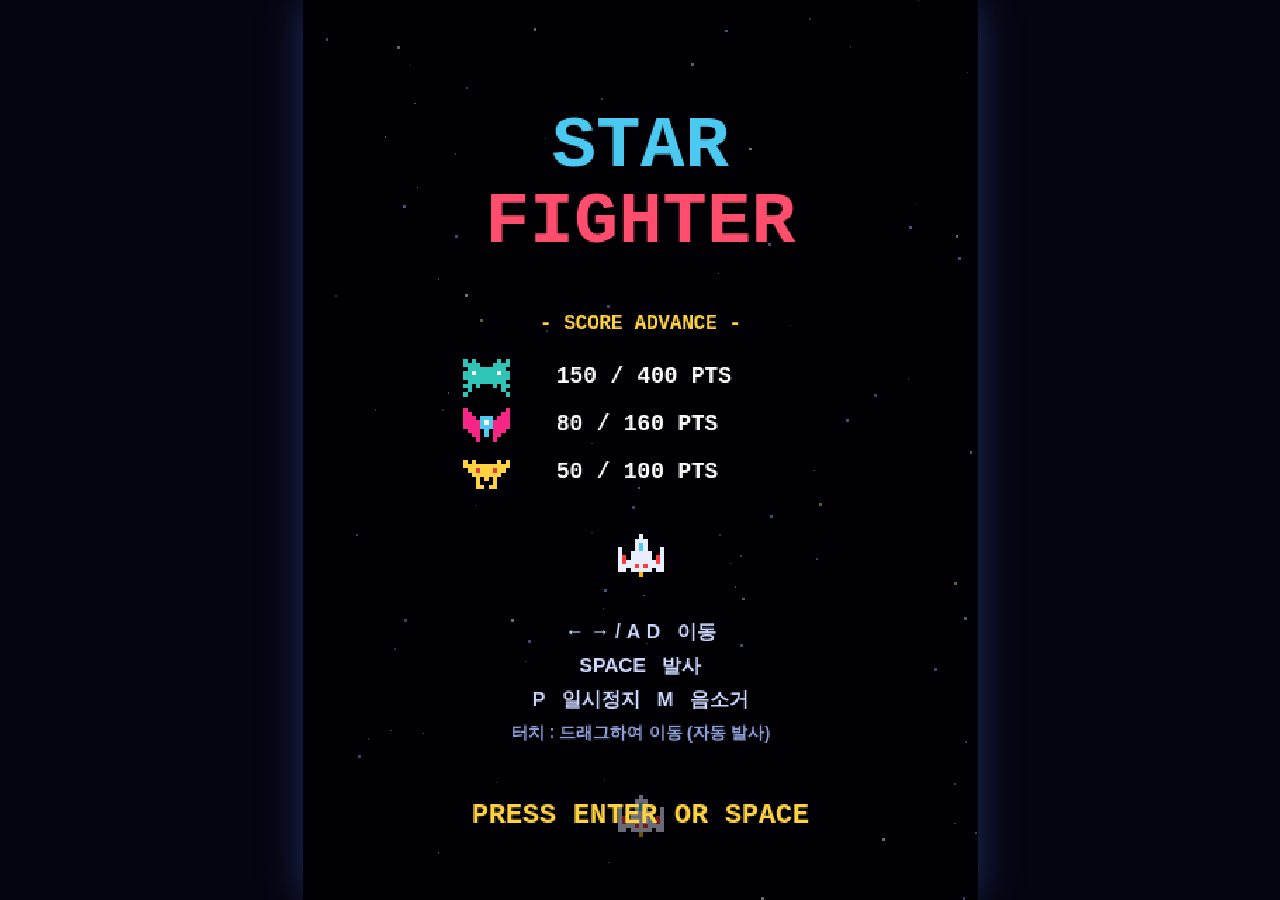
<file: galaga-index.html>
<!DOCTYPE html>
<html lang="ko">
<head>
<meta charset="UTF-8">
<meta name="viewport" content="width=device-width, initial-scale=1, user-scalable=no">
<title>STAR FIGHTER</title>
<style>
  html, body {
    margin: 0;
    height: 100%;
    background: #05050f;
    overflow: hidden;
  }
  body {
    display: flex;
    align-items: center;
    justify-content: center;
  }
  canvas {
    width: min(100vw, 75vh);
    height: auto;
    aspect-ratio: 3 / 4;
    background: #000;
    image-rendering: pixelated;
    touch-action: none;
    box-shadow: 0 0 40px rgba(80, 120, 255, 0.35);
    outline: none;
  }
</style>
</head>
<body>
<canvas id="game" tabindex="0"></canvas>

<script>
(() => {
  'use strict';

  const cv = document.getElementById('game');
  const ctx = cv.getContext('2d');
  const W = 480, H = 640;
  cv.width = W;
  cv.height = H;
  ctx.imageSmoothingEnabled = false;

  const FONT = '"Courier New", monospace';
  const KFONT = '"Malgun Gothic","Apple SD Gothic Neo","Noto Sans KR",sans-serif';

  /* ---------- 스프라이트 (픽셀 아트) ---------- */
  function makeSprite(rows, pal, scale) {
    const c = document.createElement('canvas');
    c.width = rows[0].length * scale;
    c.height = rows.length * scale;
    const g = c.getContext('2d');
    rows.forEach((r, y) => {
      for (let x = 0; x < r.length; x++) {
        const ch = r[x];
        if (ch !== '.' && pal[ch]) {
          g.fillStyle = pal[ch];
          g.fillRect(x * scale, y * scale, scale, scale);
        }
      }
    });
    return c;
  }

  const PLAYER_ROWS = [
    '.....W.....',
    '....WWW....',
    '....WBW....',
    'W...WBW...W',
    'W..WWWWW..W',
    'WR.WWWWW.RW',
    'WRWWWWWWWRW',
    'WWWWRWRWWWW',
    'WW.WWWWW.WW',
    '.....O.....'
  ];
  const BEE_A = [
    '..Y.....Y..',
    '...Y...Y...',
    '..YYYYYYY..',
    '.YYRYYYRYY.',
    'YYYYYYYYYYY',
    'Y.YYYYYYY.Y',
    'Y.Y.....Y.Y',
    '...YY.YY...'
  ];
  const BEE_B = [
    '...........',
    'Y.Y.....Y.Y',
    'YYYYYYYYYYY',
    '.YYRYYYRYY.',
    '..YYYYYYY..',
    '...Y.Y.Y...',
    '...Y...Y...',
    '...YY.YY...'
  ];
  const BUT_A = [
    'M.........M',
    'MM.......MM',
    'MMM.CCC.MMM',
    'MMMMCRCMMMM',
    'MMMMCCCMMMM',
    '.MMM.C.MMM.',
    '..MM.C.MM..',
    '...M...M...'
  ];
  const BUT_B = [
    '...........',
    'MM.......MM',
    'MMM.CCC.MMM',
    'MMMMCRCMMMM',
    'MMMMCCCMMMM',
    'MMMM.C.MMMM',
    '.MM..C..MM.',
    '..M.....M..'
  ];
  const BOSS_A = [
    'G.G.....G.G',
    'GGGG...GGGG',
    '.GGGGGGGGG.',
    'GGWGGGGGWGG',
    'GGGGGGGGGGG',
    '.GGGGGGGGG.',
    '..GG.G.GG..',
    '.GG.....GG.',
    'GG.......GG'
  ];
  const BOSS_B = [
    'G.G.....G.G',
    'GGGG...GGGG',
    '.GGGGGGGGG.',
    'GGWGGGGGWGG',
    'GGGGGGGGGGG',
    '.GGGGGGGGG.',
    'GG.G...G.GG',
    '.G.......G.',
    'G.........G'
  ];

  const S = 3;
  const SPR = {
    player: makeSprite(PLAYER_ROWS, { W: '#e8eefc', B: '#4cc9f0', R: '#ff3b3b', O: '#ffb703' }, S),
    bee: [
      makeSprite(BEE_A, { Y: '#ffd23f', R: '#e63946' }, S),
      makeSprite(BEE_B, { Y: '#ffd23f', R: '#e63946' }, S)
    ],
    butterfly: [
      makeSprite(BUT_A, { M: '#f72585', C: '#4cc9f0', R: '#ffffff' }, S),
      makeSprite(BUT_B, { M: '#f72585', C: '#4cc9f0', R: '#ffffff' }, S)
    ],
    boss: [
      makeSprite(BOSS_A, { G: '#2ec4b6', W: '#ffffff' }, S),
      makeSprite(BOSS_B, { G: '#2ec4b6', W: '#ffffff' }, S)
    ],
    bossHurt: [
      makeSprite(BOSS_A, { G: '#a78bfa', W: '#ffffff' }, S),
      makeSprite(BOSS_B, { G: '#a78bfa', W: '#ffffff' }, S)
    ]
  };
  const COLORS = { bee: '#ffd23f', butterfly: '#f72585', boss: '#2ec4b6' };
  const POINTS = {
    bee: [50, 100],
    butterfly: [80, 160],
    boss: [150, 400]
  };

  /* ---------- 사운드 ---------- */
  let AC = null, muted = false;
  function initAudio() {
    if (AC) return;
    try {
      AC = new (window.AudioContext || window.webkitAudioContext)();
    } catch (e) { AC = null; }
  }
  function beep(freq, dur, type, vol, endFreq) {
    if (muted || !AC) return;
    try {
      const o = AC.createOscillator();
      const g = AC.createGain();
      const now = AC.currentTime;
      o.type = type || 'square';
      o.frequency.setValueAtTime(freq, now);
      if (endFreq) o.frequency.exponentialRampToValueAtTime(endFreq, now + dur);
      g.gain.setValueAtTime(vol || 0.04, now);
      g.gain.exponentialRampToValueAtTime(0.0001, now + dur);
      o.connect(g);
      g.connect(AC.destination);
      o.start(now);
      o.stop(now + dur);
    } catch (e) { /* ignore */ }
  }
  const sfx = {
    shoot: () => beep(900, 0.09, 'square', 0.03, 300),
    hit: () => beep(300, 0.08, 'sawtooth', 0.04, 150),
    boom: () => beep(180, 0.25, 'sawtooth', 0.06, 40),
    big: () => beep(120, 0.6, 'sawtooth', 0.08, 25),
    dive: () => beep(500, 0.25, 'triangle', 0.025, 900),
    up: () => { beep(600, 0.1, 'square', 0.04, 900); setTimeout(() => beep(900, 0.15, 'square', 0.04, 1300), 100); },
    start: () => { beep(440, 0.1, 'square', 0.04); setTimeout(() => beep(660, 0.1, 'square', 0.04), 110); setTimeout(() => beep(880, 0.2, 'square', 0.04), 220); }
  };

  /* ---------- 상태 ---------- */
  const PSPEED = 270;
  const MAXB = 3;
  const FY0 = 100;

  let state = 'title';           // title | play | pause | gameover
  let t = 0;
  let stage = 1, score = 0, hi = 0, lives = 3;
  let nextExtra = 20000;
  let shots = 0, hits = 0;
  let overT = 0;
  let player;
  let bullets = [], ebullets = [], enemies = [], parts = [], popups = [];
  let spawnQueue = [], spawnClock = 0, diveTimer = 2;
  let bannerText = '', bannerT = 0;
  let clearT = 0, clearing = false;

  try { hi = +localStorage.getItem('starfighter_hi') || 0; } catch (e) { hi = 0; }

  const stars = [];
  for (let i = 0; i < 90; i++) {
    stars.push({
      x: Math.random() * W,
      y: Math.random() * H,
      s: 20 + Math.random() * 110,
      c: ['#ffffff', '#9ecbff', '#ffd9a0', '#b8a9ff'][(Math.random() * 4) | 0]
    });
  }

  /* ---------- 입력 ---------- */
  const keys = {};
  const pointer = { active: false, x: W / 2 };

  function tryStart() {
    if (state === 'title') startGame();
    else if (state === 'gameover' && t - overT > 0.8) startGame();
  }

  addEventListener('keydown', e => {
    if (['ArrowLeft', 'ArrowRight', 'ArrowUp', 'ArrowDown', 'Space'].includes(e.code)) e.preventDefault();
    keys[e.code] = true;
    initAudio();
    if (e.repeat) return;
    if (e.code === 'Enter' || e.code === 'Space') tryStart();
    if (e.code === 'KeyP' || e.code === 'Escape') {
      if (state === 'play') state = 'pause';
      else if (state === 'pause') state = 'play';
    }
    if (e.code === 'KeyM') muted = !muted;
  });
  addEventListener('keyup', e => { keys[e.code] = false; });
  addEventListener('blur', () => {
    for (const k in keys) keys[k] = false;
    pointer.active = false;
    if (state === 'play') state = 'pause';
  });

  function ptrX(e) {
    const r = cv.getBoundingClientRect();
    return (e.clientX - r.left) / r.width * W;
  }
  cv.addEventListener('pointerdown', e => {
    initAudio();
    pointer.active = true;
    pointer.x = ptrX(e);
    if (state === 'pause') state = 'play';
    else tryStart();
    try { cv.setPointerCapture(e.pointerId); } catch (err) { /* ignore */ }
  });
  cv.addEventListener('pointermove', e => { if (pointer.active) pointer.x = ptrX(e); });
  ['pointerup', 'pointercancel'].forEach(n => cv.addEventListener(n, () => { pointer.active = false; }));
  cv.addEventListener('contextmenu', e => e.preventDefault());
  cv.focus();

  /* ---------- 게임 흐름 ---------- */
  function newPlayer() {
    return { x: W / 2, y: H - 60, alive: true, invuln: 0, cool: 0, deadT: 0 };
  }

  function startGame() {
    score = 0; lives = 3; stage = 1; nextExtra = 20000;
    shots = 0; hits = 0;
    bullets = []; ebullets = []; parts = []; popups = [];
    player = newPlayer();
    player.invuln = 1.5;
    state = 'play';
    sfx.start();
    startStage();
  }

  function buildQueue() {
    const rowTypes = ['boss', 'butterfly', 'butterfly', 'bee', 'bee'];
    const range = (a, b) => Array.from({ length: b - a + 1 }, (_, i) => a + i);
    const rowCols = [range(3, 6), range(1, 8), range(1, 8), range(0, 9), range(0, 9)];
    const waves = [[0, 1], [2], [3], [4]];
    const q = [];
    let clock = 0;
    waves.forEach((rows, wi) => {
      let k = 0;
      rows.forEach(r => rowCols[r].forEach(c => {
        q.push({ type: rowTypes[r], col: c, row: r, delay: clock + k * 0.13, side: wi % 2 });
        k++;
      }));
      clock += k * 0.13 + 0.8;
    });
    return q;
  }

  function startStage() {
    enemies = [];
    ebullets = [];
    spawnQueue = buildQueue();
    spawnClock = -1.8;
    diveTimer = 3;
    clearing = false;
    clearT = 0;
    bannerText = 'STAGE ' + stage;
    bannerT = 2;
  }

  function endGame() {
    state = 'gameover';
    overT = t;
    if (score > hi) {
      hi = score;
      try { localStorage.setItem('starfighter_hi', String(hi)); } catch (e) { /* ignore */ }
    }
  }

  /* ---------- 적 ---------- */
  function slot(e) {
    const sw = Math.sin(t * 0.9) * 22;
    const br = 1 + Math.sin(t * 1.3) * 0.04;
    return { x: W / 2 + (e.col - 4.5) * 40 * br + sw, y: FY0 + e.row * 34 };
  }

  function spawnEnemy(sp) {
    const left = sp.side === 0;
    const e = {
      type: sp.type, col: sp.col, row: sp.row,
      hp: sp.type === 'boss' ? 2 : 1,
      state: 'enter', u: 0, dur: 2.4,
      sx: left ? 60 : W - 60, sy: -30,
      cx: left ? W - 30 : 30, cy: 300 + Math.random() * 120,
      x: left ? 60 : W - 60, y: -30,
      px: 0, py: 0, ang: 0, flash: 0,
      phase: Math.random() * 2,
      dt: 0, bx: 0, vy: 0, amp: 0, freq: 0, track: 0, shots: 0, fireT: 0,
      dead: false
    };
    e.px = e.x; e.py = e.y;
    enemies.push(e);
  }

  function startDive() {
    const cand = enemies.filter(e => e.state === 'form');
    if (!cand.length) return;
    const e = cand[(Math.random() * cand.length) | 0];
    e.state = 'dive';
    e.dt = 0;
    e.bx = e.x;
    e.vy = Math.min(150 + stage * 12, 270);
    e.amp = 40 + Math.random() * 55;
    e.freq = 2 + Math.random() * 1.5;
    e.track = 0.35;
    e.shots = e.type === 'bee' ? 1 : 2;
    e.fireT = 0.5 + Math.random() * 0.5;
    sfx.dive();
  }

  function enemyFire(e) {
    if (!player.alive) return;
    const dx = player.x - e.x, dy = player.y - e.y;
    let a = Math.atan2(dy, dx);
    const down = Math.PI / 2;
    a = Math.max(down - 0.6, Math.min(down + 0.6, a));
    const sp = Math.min(190 + stage * 8, 320);
    ebullets.push({ x: e.x, y: e.y + 10, vx: Math.cos(a) * sp, vy: Math.sin(a) * sp });
  }

  function addScore(p) {
    score += p;
    if (score >= nextExtra) {
      lives++;
      nextExtra = nextExtra === 20000 ? 70000 : nextExtra + 70000;
      popups.push({ x: W / 2, y: H - 100, text: '1UP!', t: 1.4, c: '#7CFC00' });
      sfx.up();
    }
  }

  function explode(x, y, color, n, speed) {
    for (let i = 0; i < n; i++) {
      const a = Math.random() * Math.PI * 2;
      const s = (0.3 + Math.random()) * speed;
      parts.push({
        x, y, vx: Math.cos(a) * s, vy: Math.sin(a) * s,
        life: 0.5 + Math.random() * 0.5, max: 1,
        c: Math.random() < 0.3 ? '#ffffff' : color,
        sz: 2 + (Math.random() * 3) | 0
      });
    }
  }

  function killEnemy(e) {
    e.dead = true;
    const p = POINTS[e.type][e.state === 'form' || e.state === 'enter' ? 0 : 1];
    addScore(p);
    popups.push({ x: e.x, y: e.y, text: String(p), t: 0.8, c: '#ffffff' });
    explode(e.x, e.y, COLORS[e.type], 16, 140);
    sfx.boom();
  }

  function hitPlayer() {
    explode(player.x, player.y, '#4cc9f0', 30, 220);
    explode(player.x, player.y, '#ff3b3b', 16, 160);
    player.alive = false;
    player.deadT = 1.7;
    lives--;
    sfx.big();
  }

  const angDiff = (a, b) => {
    let d = b - a;
    while (d > Math.PI) d -= Math.PI * 2;
    while (d < -Math.PI) d += Math.PI * 2;
    return d;
  };

  /* ---------- 업데이트 ---------- */
  function updatePlay(dt) {
    // 플레이어
    if (player.alive) {
      let dir = 0;
      if (keys.ArrowLeft || keys.KeyA) dir -= 1;
      if (keys.ArrowRight || keys.KeyD) dir += 1;
      player.x += dir * PSPEED * dt;
      if (pointer.active) {
        const d = pointer.x - player.x;
        player.x += Math.sign(d) * Math.min(Math.abs(d), PSPEED * 1.6 * dt);
      }
      player.x = Math.max(20, Math.min(W - 20, player.x));
      player.cool -= dt;
      player.invuln -= dt;
      if ((keys.Space || keys.ArrowUp || keys.KeyW || pointer.active) && player.cool <= 0 && bullets.length < MAXB) {
        bullets.push({ x: player.x, y: player.y - 18 });
        player.cool = 0.14;
        shots++;
        sfx.shoot();
      }
    } else {
      player.deadT -= dt;
      if (player.deadT <= 0) {
        if (lives <= 0) {
          endGame();
          return;
        }
        player.alive = true;
        player.x = W / 2;
        player.invuln = 2.5;
        ebullets = [];
      }
    }

    // 플레이어 총알
    for (const b of bullets) b.y -= 540 * dt;
    bullets = bullets.filter(b => b.y > -12);

    // 적 등장
    spawnClock += dt;
    while (spawnQueue.length && spawnQueue[0].delay <= spawnClock) spawnEnemy(spawnQueue.shift());

    // 적 업데이트
    let entering = false;
    let divers = 0;
    for (const e of enemies) {
      e.flash = Math.max(0, e.flash - dt);
      if (e.state === 'enter') {
        entering = true;
        e.u += dt / e.dur;
        const s = slot(e);
        if (e.u >= 1) {
          e.state = 'form';
          e.x = s.x; e.y = s.y;
        } else {
          const u = e.u, iu = 1 - u;
          e.x = iu * iu * e.sx + 2 * iu * u * e.cx + u * u * s.x;
          e.y = iu * iu * e.sy + 2 * iu * u * e.cy + u * u * s.y;
        }
      } else if (e.state === 'form') {
        const s = slot(e);
        e.x = s.x; e.y = s.y;
      } else if (e.state === 'dive') {
        divers++;
        e.dt += dt;
        e.y += e.vy * dt;
        if (player.alive && e.y < player.y - 140) e.bx += (player.x - e.bx) * e.track * dt;
        e.x = e.bx + Math.sin(e.dt * e.freq) * e.amp;
        e.fireT -= dt;
        if (e.shots > 0 && e.fireT <= 0 && e.y < player.y - 100) {
          enemyFire(e);
          e.shots--;
          e.fireT = 0.45;
        }
        if (e.y > H + 30) {
          e.state = 'return';
          e.y = -30;
          e.x = Math.max(30, Math.min(W - 30, e.x));
        }
      } else if (e.state === 'return') {
        divers++;
        const s = slot(e);
        const dx = s.x - e.x, dy = s.y - e.y;
        const d = Math.hypot(dx, dy);
        const sp = 260 * dt;
        if (d <= sp + 4) {
          e.state = 'form';
          e.x = s.x; e.y = s.y;
        } else {
          e.x += dx / d * sp;
          e.y += dy / d * sp;
        }
      }
      // 진행 방향으로 기울이기
      const mx = e.x - e.px, my = e.y - e.py;
      let target = 0;
      if (e.state !== 'form' && mx * mx + my * my > 0.01) target = Math.atan2(-mx, my);
      e.ang += angDiff(e.ang, target) * Math.min(1, dt * 12);
      e.px = e.x; e.py = e.y;
    }

    // 급강하 스케줄
    if (!spawnQueue.length && !entering && player.alive) {
      diveTimer -= dt;
      const maxDivers = Math.min(2 + (stage >> 1), 6);
      if (diveTimer <= 0) {
        diveTimer = Math.max(0.6, 2.2 - stage * 0.12) * (0.7 + Math.random() * 0.6);
        if (divers < maxDivers) {
          startDive();
          if (stage >= 3 && Math.random() < 0.4 && divers + 1 < maxDivers) startDive();
        }
      }
    }

    // 총알 vs 적
    for (const b of bullets) {
      for (const e of enemies) {
        if (e.dead) continue;
        const dx = b.x - e.x, dy = b.y - e.y;
        if (dx * dx + dy * dy < 17 * 17) {
          b.dead = true;
          hits++;
          e.hp--;
          if (e.hp <= 0) killEnemy(e);
          else { e.flash = 0.12; sfx.hit(); explode(e.x, e.y, '#ffffff', 5, 80); }
          break;
        }
      }
    }
    bullets = bullets.filter(b => !b.dead);

    // 적 총알
    for (const b of ebullets) {
      b.x += b.vx * dt;
      b.y += b.vy * dt;
      if (player.alive && player.invuln <= 0 &&
          Math.abs(b.x - player.x) < 11 && Math.abs(b.y - player.y) < 13) {
        b.dead = true;
        hitPlayer();
      }
    }
    ebullets = ebullets.filter(b => !b.dead && b.y < H + 10 && b.y > -10 && b.x > -10 && b.x < W + 10);

    // 적 몸체 vs 플레이어
    if (player.alive && player.invuln <= 0) {
      for (const e of enemies) {
        if (e.dead) continue;
        const dx = e.x - player.x, dy = e.y - player.y;
        if (dx * dx + dy * dy < 24 * 24) {
          killEnemy(e);
          hitPlayer();
          break;
        }
      }
    }
    enemies = enemies.filter(e => !e.dead);

    // 스테이지 클리어
    if (!spawnQueue.length && enemies.length === 0 && !clearing && player.alive) {
      clearing = true;
      clearT = 1.8;
      bannerText = 'STAGE CLEAR!';
      bannerT = 1.8;
    }
    if (clearing) {
      clearT -= dt;
      if (clearT <= 0) {
        stage++;
        startStage();
      }
    }
  }

  function update(dt) {
    t += dt;
    for (const s of stars) {
      s.y += s.s * dt * (state === 'play' ? 1 : 0.4);
      if (s.y > H) { s.y = 0; s.x = Math.random() * W; }
    }
    for (const p of parts) {
      p.x += p.vx * dt; p.y += p.vy * dt;
      p.vx *= 0.98; p.vy *= 0.98;
      p.life -= dt;
    }
    parts = parts.filter(p => p.life > 0);
    for (const p of popups) { p.t -= dt; p.y -= 20 * dt; }
    popups = popups.filter(p => p.t > 0);
    if (bannerT > 0) bannerT -= dt;

    if (state === 'play') updatePlay(dt);
  }

  /* ---------- 그리기 ---------- */
  function text(str, x, y, size, color, align, font) {
    ctx.font = 'bold ' + size + 'px ' + (font || FONT);
    ctx.textAlign = align || 'left';
    ctx.textBaseline = 'middle';
    ctx.fillStyle = color || '#fff';
    ctx.fillText(str, x, y);
  }

  function drawSprite(img, x, y, ang, alpha) {
    ctx.save();
    ctx.translate(x, y);
    if (ang) ctx.rotate(ang);
    if (alpha !== undefined) ctx.globalAlpha = alpha;
    ctx.drawImage(img, -img.width / 2, -img.height / 2);
    ctx.restore();
  }

  function enemySprite(e, frameT) {
    const f = ((frameT * 2.5 + e.phase) | 0) % 2;
    if (e.type === 'boss') return (e.hp < 2 ? SPR.bossHurt : SPR.boss)[f];
    return SPR[e.type][f];
  }

  function drawWorld() {
    ctx.fillStyle = '#000';
    ctx.fillRect(0, 0, W, H);
    for (const s of stars) {
      ctx.globalAlpha = 0.4 + (s.s / 130) * 0.6;
      ctx.fillStyle = s.c;
      const sz = s.s > 90 ? 2 : 1;
      ctx.fillRect(s.x | 0, s.y | 0, sz, sz);
    }
    ctx.globalAlpha = 1;

    for (const e of enemies) {
      drawSprite(enemySprite(e, t), e.x, e.y, e.ang, e.flash > 0 ? 0.5 : 1);
    }

    // 플레이어 총알
    ctx.fillStyle = '#ffffff';
    for (const b of bullets) {
      ctx.fillRect(b.x - 1.5, b.y - 8, 3, 14);
      ctx.fillStyle = '#4cc9f0';
      ctx.fillRect(b.x - 1.5, b.y + 2, 3, 4);
      ctx.fillStyle = '#ffffff';
    }
    // 적 총알
    for (const b of ebullets) {
      ctx.fillStyle = '#ff5d5d';
      ctx.beginPath();
      ctx.arc(b.x, b.y, 4, 0, Math.PI * 2);
      ctx.fill();
      ctx.fillStyle = '#ffe3a0';
      ctx.beginPath();
      ctx.arc(b.x, b.y, 2, 0, Math.PI * 2);
      ctx.fill();
    }

    // 플레이어
    if (player && player.alive) {
      const blink = player.invuln > 0 && ((t * 12) | 0) % 2 === 0;
      if (!blink) {
        drawSprite(SPR.player, player.x, player.y);
        if (state === 'play') {
          ctx.fillStyle = ((t * 20) | 0) % 2 ? '#ffb703' : '#ff6b00';
          ctx.fillRect(player.x - 2, player.y + 15, 4, 5 + ((t * 30) | 0) % 3 * 2);
        }
      }
    }

    // 파티클
    for (const p of parts) {
      ctx.globalAlpha = Math.max(0, Math.min(1, p.life * 1.5));
      ctx.fillStyle = p.c;
      ctx.fillRect(p.x, p.y, p.sz, p.sz);
    }
    ctx.globalAlpha = 1;

    // 점수 팝업
    for (const p of popups) {
      ctx.globalAlpha = Math.min(1, p.t * 2);
      text(p.text, p.x, p.y, p.text === '1UP!' ? 22 : 12, p.c, 'center');
    }
    ctx.globalAlpha = 1;
  }

  function drawHUD() {
    text('1UP', 14, 14, 14, '#ff4d4d');
    text(String(score).padStart(6, '0'), 14, 32, 16, '#ffffff');
    text('HI-SCORE', W / 2, 14, 14, '#ff4d4d', 'center');
    text(String(hi).padStart(6, '0'), W / 2, 32, 16, '#ffffff', 'center');

    // 남은 기체
    const reserve = Math.max(0, lives - 1);
    for (let i = 0; i < Math.min(reserve, 8); i++) {
      ctx.drawImage(SPR.player, 10 + i * 26, H - 32, 22, 20);
    }
    text('STAGE ' + stage, W - 12, H - 20, 14, '#4cc9f0', 'right');
    if (muted) text('MUTE', W - 12, 14, 12, '#888', 'right');
  }

  function overlay(alpha) {
    ctx.fillStyle = 'rgba(0,0,10,' + alpha + ')';
    ctx.fillRect(0, 0, W, H);
  }

  function drawTitle() {
    overlay(0.55);
    const pulse = 1 + Math.sin(t * 3) * 0.03;
    ctx.save();
    ctx.translate(W / 2, 130);
    ctx.scale(pulse, pulse);
    text('STAR', 0, -26, 54, '#4cc9f0', 'center');
    text('FIGHTER', 0, 30, 54, '#ff4d6d', 'center');
    ctx.restore();

    const rows = [
      ['boss', '150 / 400'],
      ['butterfly', '80 / 160'],
      ['bee', '50 / 100']
    ];
    text('- SCORE ADVANCE -', W / 2, 230, 14, '#ffd23f', 'center');
    rows.forEach((r, i) => {
      const y = 268 + i * 34;
      const img = enemySprite({ type: r[0], hp: 2, phase: i }, t);
      ctx.drawImage(img, W / 2 - 110 - img.width / 2, y - img.height / 2);
      text(r[1] + ' PTS', W / 2 - 60, y, 16, '#ffffff', 'left');
    });

    ctx.drawImage(SPR.player, W / 2 - 16, 380);

    text('← → / A D   이동', W / 2, 450, 14, '#cfd8ff', 'center', KFONT);
    text('SPACE   발사', W / 2, 474, 14, '#cfd8ff', 'center', KFONT);
    text('P   일시정지   M   음소거', W / 2, 498, 14, '#cfd8ff', 'center', KFONT);
    text('터치 : 드래그하여 이동 (자동 발사)', W / 2, 522, 12, '#8fa0d8', 'center', KFONT);

    if (((t * 2) | 0) % 2 === 0) {
      text('PRESS ENTER OR SPACE', W / 2, 580, 20, '#ffd23f', 'center');
    }
  }

  function drawGameOver() {
    overlay(0.6);
    text('GAME OVER', W / 2, 200, 48, '#ff4d6d', 'center');
    text('SCORE  ' + score, W / 2, 280, 22, '#ffffff', 'center');
    text('HI-SCORE  ' + hi, W / 2, 316, 22, '#ffd23f', 'center');
    const rate = shots ? Math.round(hits / shots * 100) : 0;
    text('SHOTS ' + shots + '   HITS ' + hits, W / 2, 360, 16, '#cfd8ff', 'center');
    text('HIT RATIO  ' + rate + '%', W / 2, 388, 18, '#4cc9f0', 'center');
    text('STAGE ' + stage, W / 2, 420, 16, '#cfd8ff', 'center');
    if (t - overT > 0.8 && ((t * 2) | 0) % 2 === 0) {
      text('PRESS ENTER OR SPACE', W / 2, 500, 20, '#ffd23f', 'center');
    }
  }

  function drawBanner() {
    if (bannerT > 0 && state === 'play') {
      ctx.globalAlpha = Math.min(1, bannerT * 2);
      text(bannerText, W / 2, H / 2 - 40, 34, bannerText === 'STAGE CLEAR!' ? '#7CFC00' : '#4cc9f0', 'center');
      ctx.globalAlpha = 1;
    }
  }

  function draw() {
    drawWorld();
    if (state !== 'title') drawHUD();
    drawBanner();
    if (state === 'title') drawTitle();
    else if (state === 'gameover') drawGameOver();
    else if (state === 'pause') {
      overlay(0.5);
      text('PAUSE', W / 2, H / 2 - 10, 44, '#ffffff', 'center');
      text('P 또는 터치로 계속하기', W / 2, H / 2 + 36, 15, '#cfd8ff', 'center', KFONT);
    }
  }

  /* ---------- 메인 루프 ---------- */
  player = newPlayer();
  let last = performance.now();
  function frame(now) {
    const dt = Math.min(0.05, (now - last) / 1000);
    last = now;
    if (state !== 'pause') update(dt);
    draw();
    requestAnimationFrame(frame);
  }
  requestAnimationFrame(frame);
})();
</script>
</body>
</html>
</file>
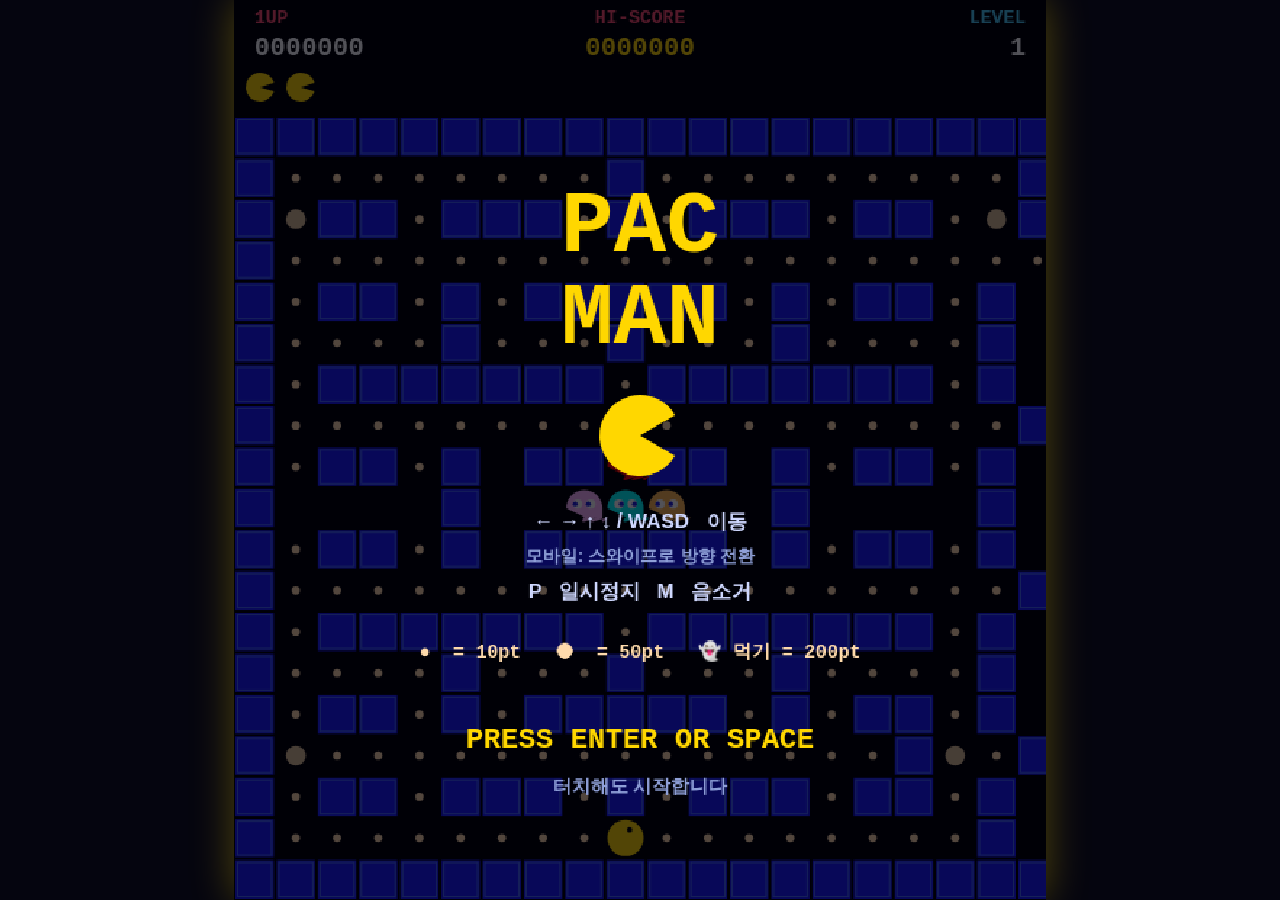
<file: pacman.html>
<!DOCTYPE html>
<html lang="ko">
<head>
<meta charset="UTF-8">
<meta http-equiv="refresh" content="0; url=pacman/index.html">
<title>PAC-MAN</title>
</head>
<body>
<p><a href="pacman/index.html">PAC-MAN으로 이동하기</a></p>
</body>
</html>
</file>
<file: pacman/style.css>
/* ── PAC-MAN · Global Styles ── */

html, body {
  margin: 0;
  height: 100%;
  background: #05050f;
  overflow: hidden;
}

body {
  display: flex;
  align-items: center;
  justify-content: center;
}

canvas {
  /* 560:620 비율 유지하며 화면에 맞게 */
  width: auto;
  height: min(100vh, calc(100vw * 620 / 560));
  max-width: 100vw;
  background: #000;
  image-rendering: pixelated;
  touch-action: none;
  box-shadow: 0 0 40px rgba(255, 220, 0, 0.3);
  outline: none;
}
</file>
